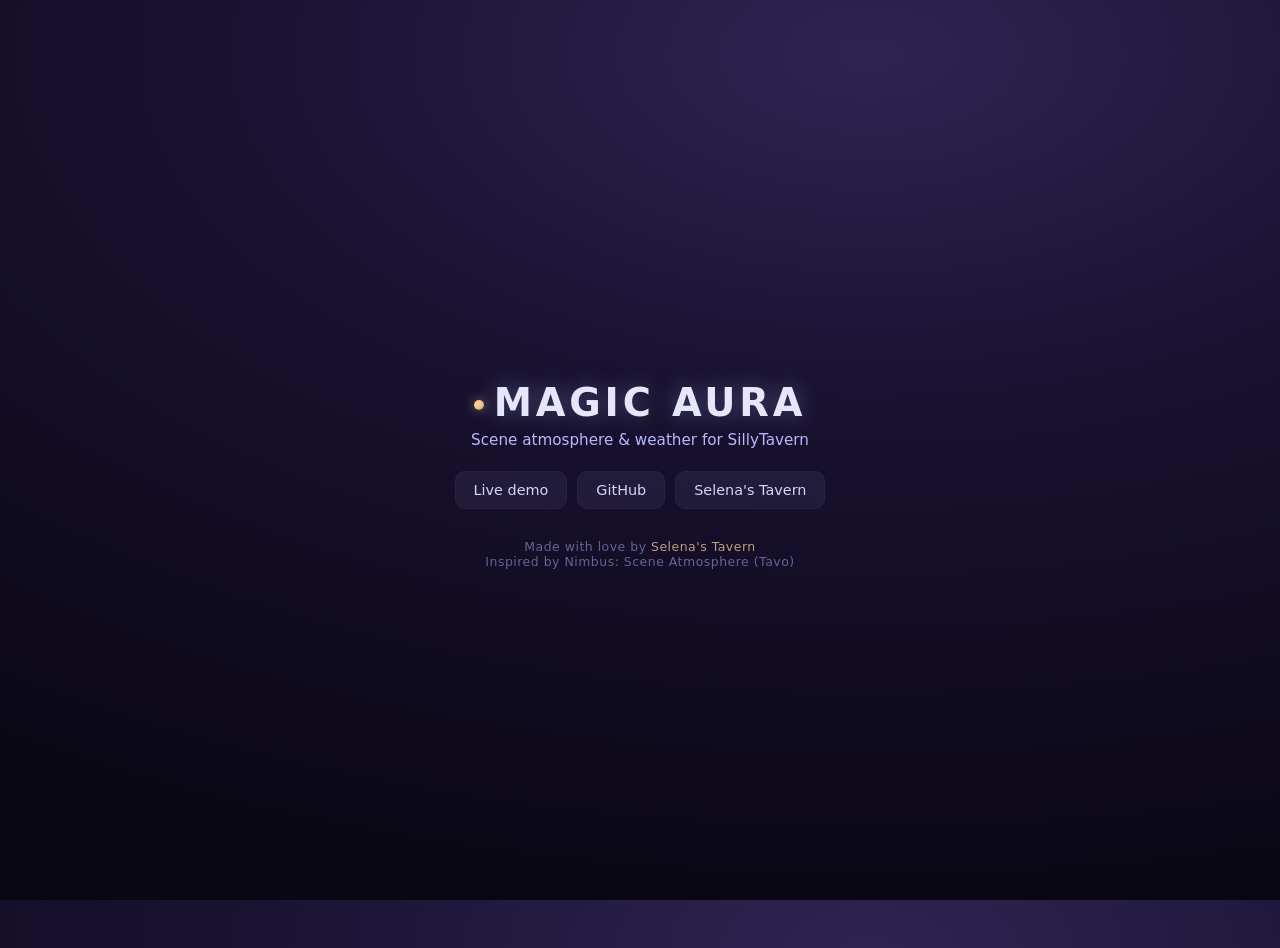
<file: index.html>
<!DOCTYPE html>
<html lang="en">
<head>
<meta charset="utf-8">
<meta name="viewport" content="width=device-width, initial-scale=1.0">
<title>Magic Aura — scene atmosphere for SillyTavern</title>
<meta name="description" content="Magic Aura — weather, particles and mood over the chat for SillyTavern. 17 scenes, canvas engine, made with love by Selena's Tavern.">
<meta name="theme-color" content="#0d0914">
<style>
    html, body { height: 100%; }
    body {
        margin: 0;
        display: grid;
        place-items: center;
        background: radial-gradient(125% 95% at 68% 6%, #2f2452 0%, #191231 40%, #0a0714 100%);
        color: #e6e6fa;
        font-family: 'Manrope', 'Segoe UI', system-ui, sans-serif;
        text-align: center;
        padding: 24px;
    }
    .mark {
        width: 10px; height: 10px; border-radius: 50%;
        display: inline-block; vertical-align: middle; margin-right: 10px;
        background: radial-gradient(circle at 35% 30%, #ffd580, #e8c396 55%, #8a6a44);
        box-shadow: 0 0 12px rgba(232, 195, 150, .6);
    }
    h1 {
        margin: 0 0 6px;
        font-size: clamp(1.6rem, 5vw, 2.4rem);
        letter-spacing: .1em;
        text-shadow: 0 0 22px rgba(184, 184, 255, .35);
    }
    p { color: #b8b8ff; margin: 6px 0 22px; font-size: .95rem; }
    .links { display: flex; flex-wrap: wrap; gap: 10px; justify-content: center; }
    a.btn {
        display: inline-block;
        padding: 10px 18px;
        border-radius: 10px;
        border: 1px solid #2a2340;
        background: rgba(184, 184, 255, .07);
        color: #d4d4ff;
        text-decoration: none;
        font-size: .9rem;
        transition: border-color .2s ease, color .2s ease;
    }
    a.btn:hover { border-color: #5a4b8f; color: #fff; }
    footer { margin-top: 30px; font-size: .78rem; letter-spacing: .04em; color: rgba(184, 184, 255, .5); }
    footer a { color: rgba(232, 195, 150, .8); text-decoration: none; }
</style>
</head>
<body>
<main>
    <h1><span class="mark" aria-hidden="true"></span>MAGIC AURA</h1>
    <p>Scene atmosphere &amp; weather for SillyTavern</p>
    <div class="links">
        <a class="btn" href="demo/demo.html">Live demo</a>
        <a class="btn" href="https://github.com/satsvi97/magic-aura">GitHub</a>
        <a class="btn" href="https://satsvi97.github.io/selena/">Selena's Tavern</a>
    </div>
    <footer>
        Made with love by <a href="https://satsvi97.github.io/selena/">Selena's Tavern</a><br>
        Inspired by Nimbus: Scene Atmosphere (Tavo)
    </footer>
</main>
</body>
</html>
</file>
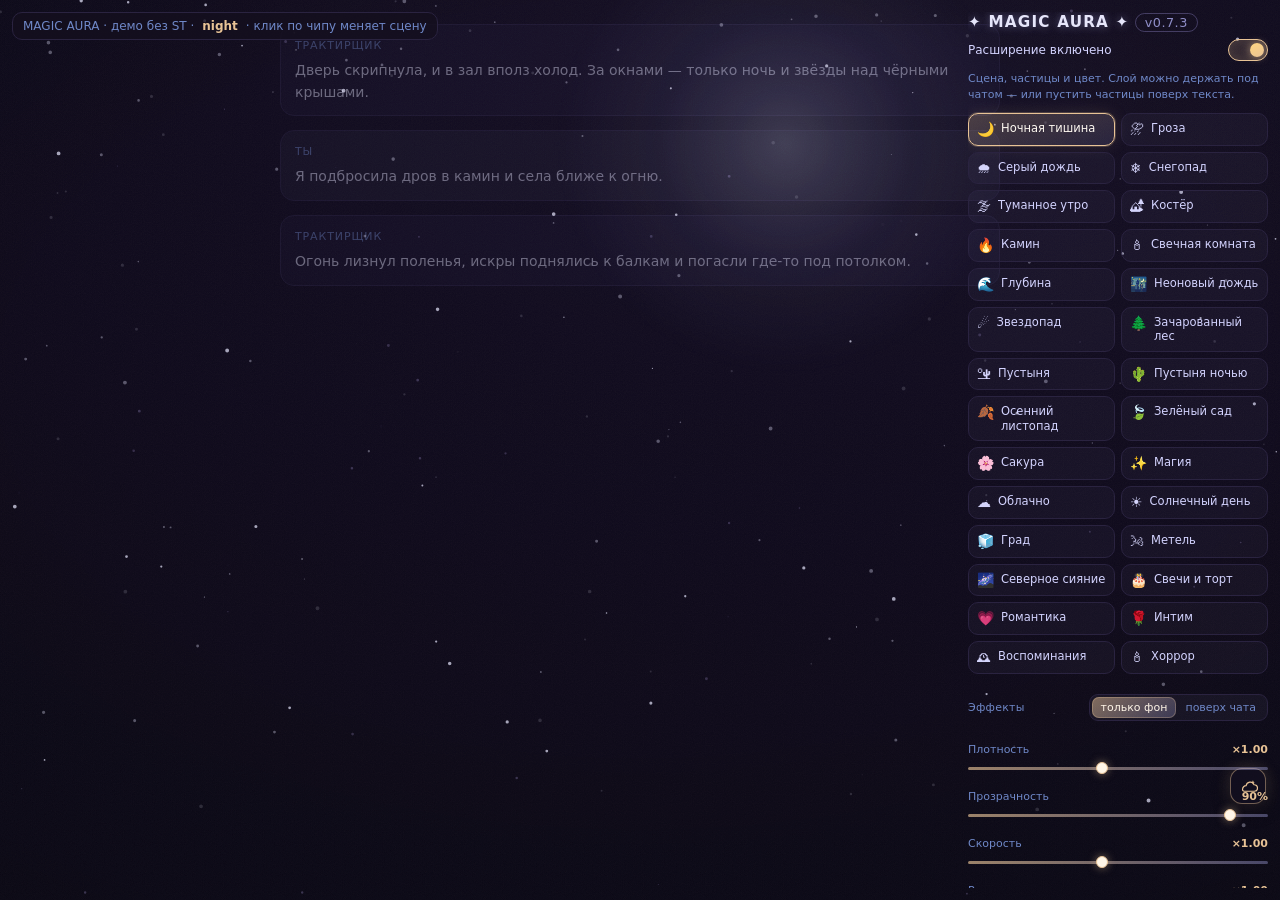
<file: demo/demo.html>
<!DOCTYPE html>
<html lang="ru">
<head>
<meta charset="utf-8">
<title>Magic Aura — демо</title>
<link rel="stylesheet" href="../style.css">
<style>
    body {
        margin: 0;
        min-height: 100vh;
        background: #0d0914;
        color: #e6e6fa;
        font-family: 'Segoe UI', system-ui, sans-serif;
    }
    .fake-st {
        max-width: 720px;
        margin: 0 auto;
        padding: 24px 18px 200px;
        position: relative;
        z-index: 1;
    }
    .msg {
        margin: 0 0 14px;
        padding: 12px 14px;
        border-radius: 14px;
        border: 1px solid #2a2340;
        background: rgba(25, 20, 40, 0.78);
        line-height: 1.55;
        font-size: 14px;
    }
    .msg.user { background: rgba(184, 184, 255, 0.08); }
    .msg .who { display: block; font-size: 11px; letter-spacing: .08em; text-transform: uppercase; color: #6f88c8; margin-bottom: 6px; }
    .demo-bar {
        position: fixed; left: 12px; top: 12px; z-index: 3003;
        display: flex; gap: 8px; align-items: center;
        font-size: 12px; color: #6f88c8;
        background: rgba(21, 16, 31, .8); border: 1px solid #2a2340; border-radius: 10px; padding: 6px 10px;
    }
    .demo-bar b { color: #e8c396; font-weight: 600; }
    #extensions_settings2 { position: fixed; right: 12px; top: 12px; width: 300px; max-height: calc(100vh - 24px); overflow-y: auto; z-index: 3003; }
</style>
</head>
<body>
<div class="demo-bar">MAGIC AURA · демо без ST · <b id="demo-scene">night</b> · клик по чипу меняет сцену</div>

<div class="fake-st">
    <div class="msg"><span class="who">Трактирщик</span>Дверь скрипнула, и в зал вполз холод. За окнами — только ночь и звёзды над чёрными крышами.</div>
    <div class="msg user"><span class="who">Ты</span>Я подбросила дров в камин и села ближе к огню.</div>
    <div class="msg"><span class="who">Трактирщик</span>Огонь лизнул поленья, искры поднялись к балкам и погасли где-то под потолком.</div>
</div>

<div id="extensions_settings2"></div>

<script type="module">
import { Engine } from '../src/engine.js';
import { SCENES, SCENE_BY_ID } from '../src/scenes.js';
import { createUI } from '../src/ui.js';

const settings = {
    enabled: true,
    scene: 'night',
    lite: false,
    autoMood: false,
    perChat: false,
    showFab: true,
    fabPos: 'right',
    layer: 'behind',
    parallax: true,
    interactive: true,
    dayCycle: true,
    look: { density: 1, opacity: 0.9, speed: 1, size: 1, shade: 0.28, sky: 0.45 },
};

const engine = new Engine();
engine.mount();
/* headless-скриншоты не прокручивают CSS-переходы: для демо отключаем фейд */
engine.root.style.transition = 'none';
engine.fx.style.transition = 'none';

function applyScene(id) {
    settings.scene = id;
    const scene = id ? SCENE_BY_ID.get(id) : null;
    if (settings.enabled && scene) {
        engine.setLite(settings.lite);
        engine.setLook(settings.look);
        engine.setLayer(settings.layer);
        engine.setScene(scene);
    } else {
        engine.stop();
        engine.setOff(true);
    }
    document.getElementById('demo-scene').textContent = id || 'off';
    ui.refresh();
}

const ui = createUI({
    version: '0.7.3',
    scenes: SCENES,
    getSettings: () => settings,
    setScene: (id) => applyScene(id),
    patch: (key, value) => { settings[key] = value; if (key === 'lite') engine.setLite(value); if (key === 'parallax') engine.setParallax(value); if (key === 'dayCycle') engine.setDayCycle(value); if (key === 'quality') engine.setQuality(value); applyScene(settings.scene); },
    patchLook: (key, value) => { settings.look[key] = value; engine.setLook(settings.look); if (key === 'density') engine.rebuild(); ui.refresh(); },
    reset: () => { const s = settings.scene; Object.assign(settings, { enabled: true, lite: false, autoMood: false, perChat: false, showFab: true, fabPos: 'right', layer: 'behind', parallax: true, interactive: true, dayCycle: true, quality: 'auto', look: { density: 1, opacity: 0.9, speed: 1, size: 1, shade: 0.28, sky: 0.45 } }); applyScene(s); },
});

ui.mountPanel(document.getElementById('extensions_settings2'));
ui.mountFab();
const want = new URLSearchParams(location.search).get('scene');
const q = new URLSearchParams(location.search);
if (q.get('shade') !== null) settings.look.shade = Number(q.get('shade'));
if (q.get('opacity') !== null) settings.look.opacity = Number(q.get('opacity'));
if (q.get('blend')) engine.root.style.mixBlendMode = q.get('blend');
if (q.get('layer')) settings.layer = q.get('layer');
/* ?bare=1 — чистая картинка без панели и подписи (для превью и сайта) */
if (q.get('bare')) {
    const bar = document.querySelector('.demo-bar');
    const host = document.getElementById('extensions_settings2');
    const uiBox = document.getElementById('atmos-ui');
    if (bar) bar.style.display = 'none';
    if (host) host.style.display = 'none';
    if (uiBox) uiBox.style.display = 'none';
}
applyScene(want && SCENE_BY_ID.has(want) ? want : 'night');

window.__atmos = { engine, settings, ui, applyScene };
</script>
</body>
</html>
</file>
<file: style.css>
/* ============================================================
   Atmosphere — палитра и слои
   #0d0914 фон · #15101f панель · #2a2340 линия
   #e6e6fa текст · #e8c396 золото · #b8b8ff лаванда
   ============================================================ */

#atmos-root,
#atmos-fx,
#atmos-ui {
    position: fixed;
    top: 0;
    left: 0;
    /* запасной вариант: настоящий размер выставляет движок в пикселях */
    width: 100vw;
    height: 100vh;
    /* мобильные вебвью занижают viewport после клавиатуры — CSS знает правду */
    min-height: 100vh;
    min-height: 100dvh;
    overflow: hidden;
    pointer-events: none;
    contain: layout style;
}

#atmos-root,
#atmos-fx {
    transition: opacity 0.5s ease;
    /* изолируем перерисовку: канва меняется каждый кадр, остальное — нет */
    contain: layout style paint;
}

/* фон сцены — под чатом */
#atmos-root {
    z-index: 25;
}

/* частицы: по умолчанию тоже под чатом, «above» поднимает их только над текстом */
#atmos-fx {
    z-index: 26;
}

#atmos-fx.above {
    z-index: 2400;
}

/* кнопка и быстрый выбор — поверх интерфейса ST */
#atmos-ui {
    z-index: 3002;
    overflow: visible;
}

#atmos-root.off,
#atmos-fx.off {
    opacity: 0 !important;
}

#atmos-root > *,
#atmos-fx > * {
    position: absolute;
    inset: 0;
    pointer-events: none;
}

.atmos-sky-layer {
    position: absolute;
    inset: 0;
    transition: opacity 0.8s ease;
}

/* два слоя частиц: пока один проявляется, второй гаснет — смена сцены без рывка */
.atmos-pane {
    position: absolute;
    inset: 0;
    opacity: 0;
    transition: opacity 0.55s ease;
    will-change: opacity;
}

.atmos-pane.on {
    opacity: 1;
}

.atmos-canvas {
    display: block;
    width: 100%;
    height: 100%;
}

/* ---------- диагностика ---------- */

#atmos-root.dbg,
#atmos-fx.dbg {
    outline: 2px solid rgba(255, 130, 170, 0.9);
    outline-offset: -2px;
}

.atmos-debug {
    display: none;
}

#atmos-fx.dbg .atmos-debug {
    display: block;
    position: absolute;
    inset: auto auto 6px 6px;
    width: auto;
    height: auto;
    padding: 3px 7px;
    border-radius: 7px;
    border: 1px solid rgba(255, 130, 170, 0.65);
    background: rgba(13, 9, 20, 0.92);
    color: #ff9ec4;
    font: 11px/1.25 'Consolas', monospace;
    letter-spacing: 0.02em;
}

/* Тонировка + затемнение + виньетка + зерно в одном полноэкранном слое:
   четыре отдельных div'а заставляли браузер композитить их каждый кадр. */
.atmos-paper {
    background-image:
        url("data:image/svg+xml,%3Csvg xmlns='http://www.w3.org/2000/svg' width='140' height='140'%3E%3Cfilter id='n'%3E%3CfeTurbulence type='fractalNoise' baseFrequency='0.9' numOctaves='2' stitchTiles='stitch'/%3E%3CfeColorMatrix type='saturate' values='0'/%3E%3CfeComponentTransfer%3E%3CfeFuncA type='linear' slope='0.045'/%3E%3C/feComponentTransfer%3E%3C/filter%3E%3Crect width='140' height='140' filter='url(%23n)'/%3E%3C/svg%3E"),
        radial-gradient(125% 105% at 50% 42%, rgba(0, 0, 0, 0) 38%, rgba(6, 4, 12, 0.3) 78%, rgba(4, 3, 9, 0.5) 100%),
        linear-gradient(var(--atmos-shade, transparent), var(--atmos-shade, transparent)),
        linear-gradient(var(--atmos-tint, transparent), var(--atmos-tint, transparent));
    background-size: 140px 140px, 100% 100%, 100% 100%, 100% 100%;
    background-repeat: repeat, no-repeat, no-repeat, no-repeat;
}

/* Сутки: мягкий налёт по часу Scene Panel. Меняется редко, поэтому transition
   длинный — смена часа выглядит как медленное таяние света. */
.atmos-day {
    opacity: 0;
    transition: opacity 3.5s ease, background 3.5s ease;
}

/* Вспышка на входящее сообщение: тёплый ореол снизу, гаснет за секунду. */
.atmos-flash {
    opacity: 0;
    background: radial-gradient(120% 90% at 50% 78%, rgba(255, 214, 160, 0.5) 0%, rgba(255, 198, 140, 0.16) 38%, rgba(255, 190, 120, 0) 70%);
}

/* ============================================================
   Интерфейс
   ============================================================ */

#atmos-settings,
#atmos-pop,
.atmos-fab {
    --at-bg: #0d0914;
    --at-panel: #15101f;
    --at-panel-2: #191428;
    --at-line: #2a2340;
    --at-line-hi: #5a4b8f;
    --at-text: #e6e6fa;
    --at-text-2: #d4d4ff;
    --at-muted: #6f88c8;
    --at-gold: #e8c396;
    --at-gold-bright: #ffd580;
    --at-lav: #b8b8ff;
    --at-shadow: 0 14px 34px rgba(4, 2, 10, 0.55);
    font-family: 'Manrope', 'Segoe UI', system-ui, sans-serif;
}

/* ---------- панель в настройках: штатная плашка ST ---------- */

#atmos-settings {
    color: var(--at-text);
    box-sizing: border-box;
}

#atmos-settings .inline-drawer {
    border-radius: 12px;
}

#atmos-settings .inline-drawer-header {
    align-items: center;
    gap: 8px;
}

#atmos-settings .inline-drawer-header b {
    letter-spacing: 0.08em;
    font-size: 0.95em;
    color: var(--at-text);
    text-shadow: 0 0 10px rgba(184, 184, 255, 0.45);
}

#atmos-settings .atmos-ver {
    margin-left: auto;
    margin-right: 6px;
    font-size: 0.8em;
    letter-spacing: 0.04em;
    color: var(--at-lav);
    opacity: 0.75;
    border: 1px solid rgba(150, 140, 210, 0.5);
    border-radius: 999px;
    padding: 1px 9px;
    white-space: nowrap;
}

#atmos-settings .inline-drawer-content {
    display: flex;
    flex-direction: column;
    gap: 10px;
    padding-top: 8px;
}

#atmos-settings.off .atmos-scenes,
#atmos-settings.off .atmos-sliders,
#atmos-settings.off .atmos-toggles,
#atmos-settings.off .atmos-modes {
    opacity: 0.45;
    pointer-events: none;
}

#atmos-settings .atmos-enable {
    display: flex;
    align-items: center;
    justify-content: space-between;
    gap: 10px;
    margin: 0;
    font-size: 12px;
    color: var(--at-text-2);
    cursor: pointer;
}

#atmos-settings .atmos-credit {
    margin-top: 2px;
    padding-top: 8px;
    border-top: 1px solid var(--at-line);
    text-align: center;
    font-size: 0.72em;
    letter-spacing: 0.04em;
    color: rgba(184, 184, 255, 0.5);
}

#atmos-settings .atmos-modes,
#atmos-settings .atmos-sliders,
#atmos-settings .atmos-toggles,
#atmos-settings .atmos-foot {
    margin-top: 0;
}

#atmos-settings .atmos-sub {
    margin: 0;
    font-size: 11px;
    line-height: 1.45;
    color: var(--at-muted);
}

/* ---------- переключатель ---------- */

#atmos-settings .atmos-switch {
    position: relative;
    display: inline-flex;
    flex: 0 0 auto;
    width: 40px;
    height: 22px;
    margin: 0;
    cursor: pointer;
}

#atmos-settings .atmos-switch input {
    position: absolute;
    opacity: 0;
    width: 0;
    height: 0;
}

#atmos-settings .atmos-track {
    position: absolute;
    inset: 0;
    border-radius: 999px;
    background: rgba(184, 184, 255, 0.1);
    border: 1px solid var(--at-line);
    transition: background 0.2s ease, border-color 0.2s ease;
}

#atmos-settings .atmos-knob {
    position: absolute;
    top: 3px;
    left: 3px;
    width: 14px;
    height: 14px;
    border-radius: 50%;
    background: var(--at-text-2);
    transition: transform 0.2s ease, background 0.2s ease;
}

#atmos-settings .atmos-switch input:checked + .atmos-track {
    background: rgba(232, 195, 150, 0.16);
    border-color: var(--at-gold);
    box-shadow: inset 0 0 10px rgba(232, 195, 150, 0.12);
}

#atmos-settings .atmos-switch input:checked + .atmos-track .atmos-knob {
    transform: translateX(18px);
    background: linear-gradient(150deg, #ffd580, #e8c396);
    box-shadow: 0 0 9px rgba(232, 195, 150, 0.65);
}

/* ---------- сцены ---------- */

.atmos-grid {
    display: grid;
    grid-template-columns: repeat(2, minmax(0, 1fr));
    gap: 6px;
}

.atmos-chip {
    display: flex;
    align-items: flex-start;
    gap: 7px;
    min-width: 0;
    padding: 7px 8px;
    border-radius: 10px;
    border: 1px solid var(--at-line);
    background: rgba(184, 184, 255, 0.045);
    color: var(--at-text-2);
    font-family: inherit;
    font-size: 12px;
    line-height: 1.2;
    text-align: left;
    cursor: pointer;
    transition: border-color 0.18s ease, background 0.18s ease, color 0.18s ease, box-shadow 0.18s ease;
}

.atmos-chip:hover {
    border-color: var(--at-line-hi);
    background: rgba(184, 184, 255, 0.1);
    color: #fff;
}

.atmos-chip.on {
    border-color: var(--at-gold);
    color: #fffaf2;
    background: linear-gradient(160deg, rgba(232, 195, 150, 0.24), rgba(184, 184, 255, 0.12));
    box-shadow: 0 0 0 1px rgba(232, 195, 150, 0.22), 0 0 16px rgba(232, 195, 150, 0.13);
}

.atmos-chip-ico {
    flex: 0 0 auto;
    font-size: 14px;
    filter: saturate(0.9);
}

.atmos-chip-name {
    display: -webkit-box;
    -webkit-line-clamp: 2;
    -webkit-box-orient: vertical;
    overflow: hidden;
    line-height: 1.25;
    font-size: 11.5px;
    word-break: break-word;
}

/* ---------- переключатель слоя ---------- */

#atmos-settings .atmos-modes {
    margin-top: 10px;
    display: flex;
    align-items: center;
    justify-content: space-between;
    gap: 10px;
}

#atmos-settings .atmos-modes-label {
    font-size: 11px;
    color: var(--at-muted);
    letter-spacing: 0.02em;
}

#atmos-settings .atmos-seg {
    display: inline-flex;
    padding: 2px;
    border-radius: 9px;
    border: 1px solid var(--at-line);
    background: rgba(184, 184, 255, 0.05);
}

#atmos-settings .atmos-seg button {
    padding: 4px 9px;
    border: 0;
    border-radius: 7px;
    background: transparent;
    color: var(--at-muted);
    font-family: inherit;
    font-size: 11px;
    line-height: 1.2;
    cursor: pointer;
    transition: color 0.18s ease, background 0.18s ease, box-shadow 0.18s ease;
}

#atmos-settings .atmos-seg button:hover {
    color: var(--at-text-2);
}

#atmos-settings .atmos-seg button.on {
    color: #fff6e8;
    background: linear-gradient(140deg, rgba(232, 195, 150, 0.5), rgba(184, 184, 255, 0.22));
    box-shadow: inset 0 0 0 1px rgba(232, 195, 150, 0.3);
}

/* ---------- ползунки ---------- */

#atmos-settings .atmos-sliders {
    margin-top: 12px;
    display: flex;
    flex-direction: column;
    gap: 9px;
}

#atmos-settings .atmos-slider-top {
    display: flex;
    align-items: baseline;
    justify-content: space-between;
    font-size: 11px;
    color: var(--at-muted);
    margin-bottom: 3px;
}

#atmos-settings .atmos-slider-top b {
    color: var(--at-gold);
    font-weight: 600;
    font-variant-numeric: tabular-nums;
}

#atmos-settings input[type='range'] {
    -webkit-appearance: none;
    appearance: none;
    width: 100%;
    height: 18px;
    margin: 0;
    background: transparent;
    cursor: pointer;
}

#atmos-settings input[type='range']::-webkit-slider-runnable-track {
    height: 3px;
    border-radius: 3px;
    background: linear-gradient(90deg, rgba(232, 195, 150, 0.65), rgba(184, 184, 255, 0.35));
}

#atmos-settings input[type='range']::-webkit-slider-thumb {
    -webkit-appearance: none;
    appearance: none;
    width: 12px;
    height: 12px;
    margin-top: -4.5px;
    border-radius: 50%;
    background: #fff6e8;
    border: 1px solid var(--at-gold);
    box-shadow: 0 0 8px rgba(232, 195, 150, 0.5);
}

#atmos-settings input[type='range']::-moz-range-track {
    height: 3px;
    border-radius: 3px;
    background: rgba(184, 184, 255, 0.25);
}

#atmos-settings input[type='range']::-moz-range-thumb {
    width: 12px;
    height: 12px;
    border-radius: 50%;
    background: #fff6e8;
    border: 1px solid var(--at-gold);
}

/* ---------- чекбоксы ---------- */

#atmos-settings .atmos-toggles {
    margin-top: 12px;
    display: grid;
    grid-template-columns: 1fr;
    gap: 7px;
}

#atmos-settings .atmos-check {
    display: flex;
    align-items: center;
    gap: 8px;
    font-size: 12px;
    color: var(--at-text-2);
    cursor: pointer;
    user-select: none;
}

#atmos-settings .atmos-check input {
    position: absolute;
    opacity: 0;
    width: 0;
    height: 0;
}

#atmos-settings .atmos-check span {
    flex: 0 0 auto;
    width: 15px;
    height: 15px;
    border-radius: 5px;
    border: 1px solid var(--at-line-hi);
    background: rgba(184, 184, 255, 0.06);
    position: relative;
    transition: background 0.18s ease, border-color 0.18s ease;
}

#atmos-settings .atmos-check input:checked + span {
    background: linear-gradient(140deg, var(--at-gold), #cfa578);
    border-color: var(--at-gold-bright);
}

#atmos-settings .atmos-check input:checked + span::after {
    content: '';
    position: absolute;
    left: 4px;
    top: 1px;
    width: 4px;
    height: 8px;
    border: solid #241a12;
    border-width: 0 2px 2px 0;
    transform: rotate(42deg);
}

/* ---------- низ панели ---------- */

/* что прочитано из Scene Panel и во что это превратилось */
#atmos-settings .atmos-panel-src {
    font-size: 11px;
    line-height: 1.4;
    color: var(--at-muted);
    margin: -2px 0 8px;
}

#atmos-settings .atmos-foot {
    margin-top: 12px;
    padding-top: 10px;
    border-top: 1px solid var(--at-line);
    display: flex;
    align-items: center;
    justify-content: space-between;
    gap: 10px;
}

#atmos-settings .atmos-mini {
    font-size: 11px;
    color: var(--at-muted);
    display: flex;
    align-items: center;
    gap: 6px;
    margin: 0;
}

#atmos-settings select {
    background: var(--at-bg);
    color: var(--at-text-2);
    border: 1px solid var(--at-line);
    border-radius: 8px;
    padding: 3px 6px;
    font-size: 11px;
    font-family: inherit;
}

#atmos-settings .atmos-btn {
    background: rgba(184, 184, 255, 0.07);
    color: var(--at-text-2);
    border: 1px solid var(--at-line);
    border-radius: 8px;
    padding: 4px 10px;
    font-size: 11px;
    font-family: inherit;
    cursor: pointer;
    transition: border-color 0.18s ease, color 0.18s ease;
}

#atmos-settings .atmos-btn:hover {
    border-color: var(--at-gold);
    color: var(--at-gold);
}

/* ---------- плавающая кнопка ---------- */

.atmos-fab {
    position: absolute;
    right: 14px;
    bottom: 96px;
    z-index: 2;
    width: 36px;
    height: 36px;
    padding: 0;
    display: flex;
    align-items: center;
    justify-content: center;
    border-radius: 12px;
    border: 1px solid var(--at-line);
    background: rgba(20, 16, 32, 0.72);
    color: var(--at-muted);
    cursor: pointer;
    pointer-events: auto;
    box-shadow: 0 6px 18px rgba(4, 2, 10, 0.45), inset 0 1px 0 rgba(184, 184, 255, 0.08);
    transition: color 0.25s ease, border-color 0.25s ease, box-shadow 0.25s ease, transform 0.15s ease, opacity 0.25s ease;
    -webkit-tap-highlight-color: transparent;
    touch-action: manipulation;
}

.atmos-fab.left {
    left: 14px;
    right: auto;
}

.atmos-fab.hidden {
    opacity: 0;
    pointer-events: none;
    transform: scale(0.9);
}

.atmos-fab:hover {
    color: var(--at-gold);
    border-color: var(--at-line-hi);
}

.atmos-fab.on {
    color: var(--at-gold);
    border-color: rgba(232, 195, 150, 0.45);
    box-shadow: 0 6px 18px rgba(4, 2, 10, 0.45), 0 0 16px rgba(232, 195, 150, 0.22);
}

.atmos-fab svg {
    width: 19px;
    height: 19px;
    fill: none;
    stroke: currentColor;
    stroke-width: 1.5;
    stroke-linecap: round;
    stroke-linejoin: round;
}

.atmos-fab svg .atmos-spark {
    fill: currentColor;
    stroke: none;
}

/* ---------- поповер ---------- */

.atmos-pop {
    position: absolute;
    right: 14px;
    bottom: 140px;
    z-index: 3;
    width: 268px;
    max-height: min(62vh, 520px);
    overflow: auto;
    padding: 10px;
    border-radius: 14px;
    border: 1px solid var(--at-line);
    background: linear-gradient(168deg, rgba(25, 20, 40, 0.98), rgba(16, 12, 24, 0.98));
    box-shadow: var(--at-shadow);
    backdrop-filter: blur(10px);
    -webkit-backdrop-filter: blur(10px);
    color: var(--at-text);
    pointer-events: auto;
    transition: opacity 0.18s ease, transform 0.18s ease;
}

.atmos-pop.left {
    left: 14px;
    right: auto;
}

.atmos-pop.hidden {
    opacity: 0;
    transform: translateY(6px) scale(0.98);
    pointer-events: none;
}

.atmos-pop-head {
    display: flex;
    align-items: center;
    justify-content: space-between;
    margin-bottom: 8px;
    font-size: 12px;
    font-weight: 600;
    letter-spacing: 0.03em;
    color: var(--at-text);
}

.atmos-pop-off {
    width: 22px;
    height: 22px;
    padding: 0;
    border-radius: 7px;
    border: 1px solid var(--at-line);
    background: transparent;
    color: var(--at-muted);
    font-size: 11px;
    line-height: 1;
    cursor: pointer;
    transition: color 0.18s ease, border-color 0.18s ease;
}

.atmos-pop-off:hover {
    color: #ff9ebc;
    border-color: rgba(255, 158, 188, 0.5);
}

.atmos-mobile-only {
    display: none;
}

@media (max-width: 1000px) {
    /* На телефонах кнопка в углу перекрывает отправку — там вход через меню
       «Расширения», поэтому плавающую кнопку и поповер убираем совсем. */
    .atmos-fab,
    .atmos-pop {
        display: none !important;
    }
    #atmos-settings .atmos-grid {
        grid-template-columns: 1fr;
    }
    #atmos-settings .atmos-desktop-only {
        display: none !important;
    }
    #atmos-settings .atmos-mobile-only {
        display: block;
        font-size: 11px;
        line-height: 1.45;
        color: var(--at-muted);
    }
}

@media (prefers-reduced-motion: reduce) {
    .atmos-pop,
    .atmos-fab,
    .atmos-pane,
    .atmos-sky-layer,
    #atmos-root {
        transition: none;
    }
}
</file>
